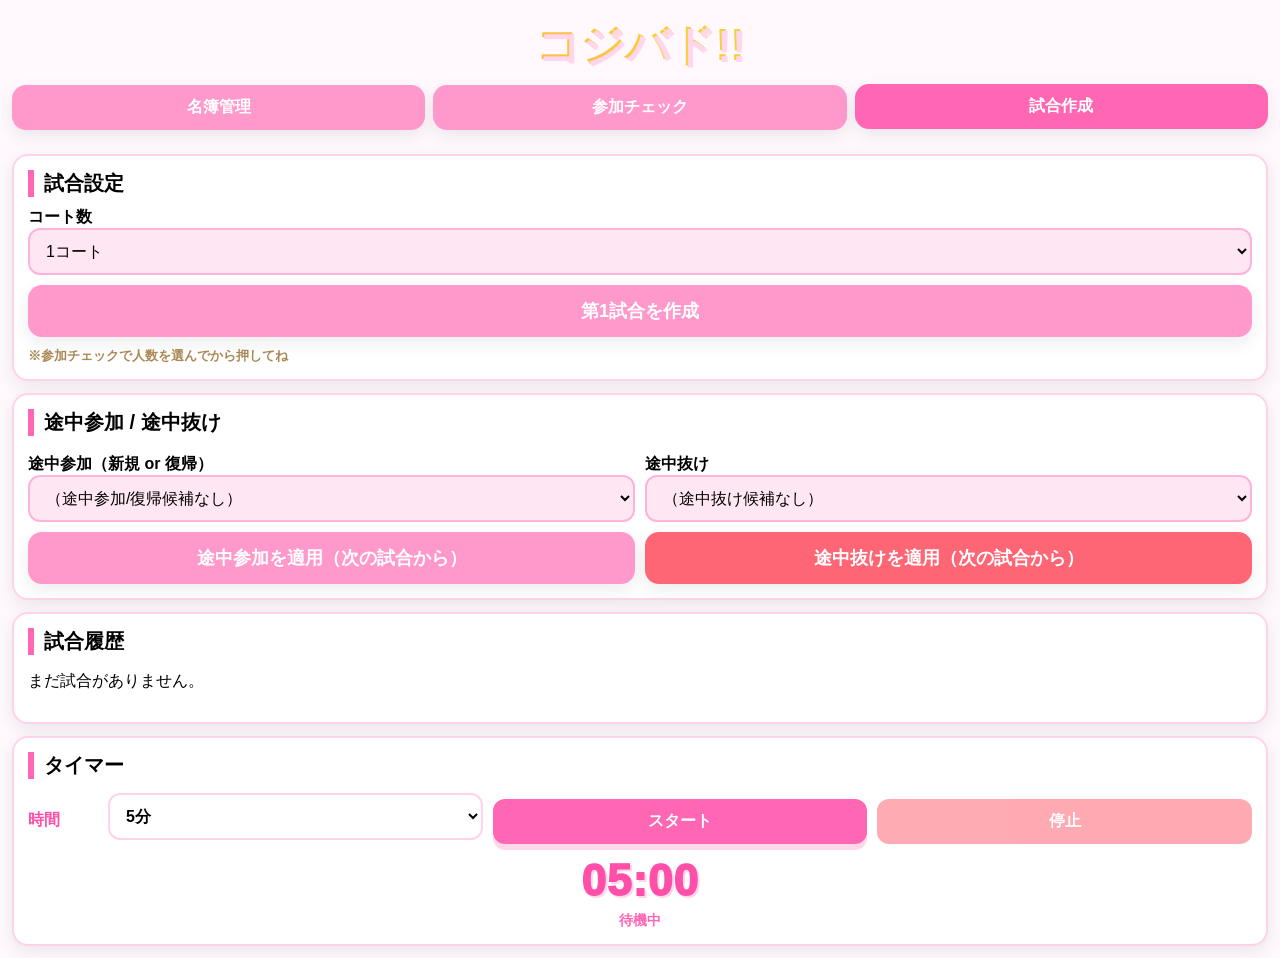
<file: index.html>
<!DOCTYPE html>
<html lang="ja">
<head>
  <meta charset="UTF-8">
  <title>コジバド!! - 試合作成</title>
  <meta name="viewport" content="width=device-width, initial-scale=1">
  <meta name="theme-color" content="#ff66b3">
  <link rel="stylesheet" href="style.css?v=20260422_13">
</head>

<body>
  <h1 class="title">コジバド!!</h1>

  <div class="top-nav">
    <a href="players.html" class="nav-link">名簿管理</a>
    <a href="attendance.html" class="nav-link">参加チェック</a>
    <a href="index.html" class="nav-link active">試合作成</a>
  </div>

  <!-- 試合設定 -->
  <div class="setting-block">
    <h2>試合設定</h2>

    <label>コート数</label>
    <select id="courtsSelect">
      <option value="1">1コート</option>
      <option value="2">2コート</option>
      <option value="3">3コート</option>
      <option value="4">4コート</option>
    </select>

    <button id="setupBtn">第1試合を作成</button>
    <p class="hint">※参加チェックで人数を選んでから押してね</p>
  </div>

  <!-- 途中参加 / 途中抜け -->
  <div class="setting-block">
    <h2>途中参加 / 途中抜け</h2>

    <div class="two-col">
      <div>
        <label>途中参加（新規 or 復帰）</label>
        <select id="joinSelect"></select>
        <button id="joinBtn">途中参加を適用（次の試合から）</button>
      </div>

      <div>
        <label>途中抜け</label>
        <select id="leaveSelect"></select>
        <button id="leaveBtn" class="danger">途中抜けを適用（次の試合から）</button>
      </div>
    </div>
  </div>

  <!-- 試合履歴 -->
  <div id="rounds" class="setting-block">
    <h2>試合履歴</h2>
    <p id="noRoundMsg">まだ試合がありません。</p>
  </div>

  <!-- タイマー（最初はここ。試合が作られると“最新の試合の下”へ移動） -->
  <div id="timerBlock" class="setting-block timer-block">
    <h2>タイマー</h2>
    <div class="timer-controls">
      <label class="timer-label">時間</label>
      <select id="timerMinutes" class="timer-select">
        <option value="5">5分</option>
        <option value="6">6分</option>
        <option value="7">7分</option>
        <option value="8">8分</option>
        <option value="9">9分</option>
        <option value="10">10分</option>
      </select>

      <button id="timerStartBtn" class="timer-btn timer-start">スタート</button>
      <button id="timerStopBtn" class="timer-btn timer-stop" disabled>停止</button>
    </div>

    <div id="timerDisplay" class="timer-display">05:00</div>
    <div id="timerStatus" class="timer-status">待機中</div>
  </div>

  <!-- 次の試合ボタンは、毎回“最新試合＆タイマーの下”へ -->
  <div id="nextRoundContainer"></div>

  <!-- ステータス -->
  <div id="playerSummary" class="setting-block" style="display:none;">
    <h2>プレイヤーステータス</h2>
    <div id="playerTable"></div>
  </div>

  <script src="common.js?v=20260422_13"></script>
  <script>
    const STATE_KEY = "kojibado_state_v5";
    let players = [];
    let roundNumber = 1;
    let schedule = {};

    // Android タップ保険
    document.querySelectorAll(".nav-link").forEach(a => {
      a.addEventListener("touchend", () => location.href = a.getAttribute("href"), { passive:true });
    });

    window.addEventListener("load", () => {
      schedule = getSchedule() || {};
      loadState();

      document.getElementById("setupBtn").addEventListener("click", setupFirstRound);
      document.getElementById("joinBtn").addEventListener("click", applyJoin);
      document.getElementById("leaveBtn").addEventListener("click", applyLeave);

      repopulateSelects();
      renderPlayerTable();

      initTimer();

      // 既に履歴がある場合、タイマーと次ボタンを“最新試合の下”へ寄せる
      moveTimerAndNextUnderLatest();
    });

    function saveState() {
      const state = {
        roundNumber,
        schedule,
        players,
        historyHtml: document.getElementById("rounds").innerHTML,
        courts: document.getElementById("courtsSelect").value
      };
      localStorage.setItem(STATE_KEY, JSON.stringify(state));
    }

    function loadState() {
      const raw = localStorage.getItem(STATE_KEY);
      if (!raw) return;

      try {
        const s = JSON.parse(raw);
        roundNumber = s.roundNumber || 1;
        schedule = s.schedule || getSchedule() || {};
        players = s.players || [];

        if (s.historyHtml) {
          document.getElementById("rounds").innerHTML = s.historyHtml;
          const no = document.getElementById("noRoundMsg");
          if (no) no.remove();
        }

        if (s.courts) document.getElementById("courtsSelect").value = s.courts;

        if (players.length > 0) {
          document.getElementById("playerSummary").style.display = "block";
          document.getElementById("nextRoundContainer").innerHTML =
            `<button onclick="createNextRound()">次の試合を作成</button>`;
        }
      } catch (e) {
        console.log("state復元失敗", e);
      }
    }

    function setupFirstRound() {
      const activeNames = getActivePlayers();
      if (!activeNames || activeNames.length < 4) {
        alert("参加者は4人以上必要だよ💦（参加チェックで選んでね）");
        return;
      }

      players = normalizePlayers(activeNames);

      // 全員参加（初期）
      schedule = {};
      players.forEach(p => schedule[p.name] = [{ from: 1, to: 9999 }]);
      saveSchedule(schedule);

      roundNumber = 1;
      document.getElementById("rounds").innerHTML = "<h2>試合履歴</h2>";
      document.getElementById("nextRoundContainer").innerHTML = "";
      document.getElementById("playerSummary").style.display = "block";

      saveState();
      repopulateSelects();
      renderPlayerTable();
      createNextRound();
    }

    // グローバル（onclick用）
    window.createNextRound = function createNextRound() {
      schedule = getSchedule() || schedule || {};
      const courtCount = Number(document.getElementById("courtsSelect").value);

      const result = generateRound(players, roundNumber, courtCount, getAiWeights(), schedule);
      if (!result || !result.rounds || result.rounds.length === 0) {
        alert("もう組めないかも🥺（人数・コート数・途中参加/抜け設定を確認してね）");
        return;
      }

      renderRound(result.rounds, result.refs, result.benches);
      renderPlayerTable();

      roundNumber++;
      saveState();
      repopulateSelects();
    }

    function renderRound(rounds, refs, benches) {
      const area = document.getElementById("rounds");
      const no = document.getElementById("noRoundMsg");
      if (no) no.remove();

      const box = document.createElement("div");
      box.className = "match-round";
      box.innerHTML = `<h3>第${roundNumber}試合</h3>`;

      rounds.forEach((r, i) => {
        const card = document.createElement("div");
        card.className = "match-card";
        const refName = players[refs[i]]?.name ?? "?";

        card.innerHTML = `
          <div class="court-line">コート${i + 1}<span class="ref">（審判：${refName}）</span></div>
          <div class="teams">
            <div class="team">Team A：<b>${players[r.teamA[0]]?.name ?? "?"}</b> ＆ <b>${players[r.teamA[1]]?.name ?? "?"}</b></div>
            <div class="vs">vs</div>
            <div class="team">Team B：<b>${players[r.teamB[0]]?.name ?? "?"}</b> ＆ <b>${players[r.teamB[1]]?.name ?? "?"}</b></div>
          </div>
        `;
        box.appendChild(card);
      });

      if (benches && benches.length > 0) {
        const rest = document.createElement("div");
        rest.className = "bench";
        rest.textContent = "休憩：" + benches.map(i => players[i]?.name ?? "?").join(" / ");
        box.appendChild(rest);
      }

      area.appendChild(box);

      // ✅ タイマー＆次ボタンを「最新試合の直下」に移動
      moveTimerUnder(box);
      moveNextButtonUnderTimer();
      setNextButton();
    }

    function setNextButton() {
      document.getElementById("nextRoundContainer").innerHTML =
        `<button onclick="createNextRound()">次の試合を作成</button>`;
    }

    function moveTimerUnder(latestMatchBox) {
      const timer = document.getElementById("timerBlock");
      if (!timer || !latestMatchBox) return;
      latestMatchBox.after(timer);
    }

    function moveNextButtonUnderTimer() {
      const timer = document.getElementById("timerBlock");
      const next = document.getElementById("nextRoundContainer");
      if (!timer || !next) return;
      timer.after(next);
    }

    function moveTimerAndNextUnderLatest() {
      const roundsEl = document.getElementById("rounds");
      const matchRounds = roundsEl.querySelectorAll(".match-round");
      if (matchRounds.length === 0) return;
      const latest = matchRounds[matchRounds.length - 1];
      moveTimerUnder(latest);
      moveNextButtonUnderTimer();
    }

    function renderPlayerTable() {
      if (!players || players.length === 0) return;

      let html = `
        <table class="status-table">
          <tr><th>名前</th><th>試合</th><th>審判</th><th>休憩</th></tr>
      `;
      players.forEach(p => {
        html += `
          <tr>
            <td>${p.name}</td>
            <td>${p.games ?? 0}</td>
            <td>${p.refs ?? 0}</td>
            <td>${p.rests ?? 0}</td>
          </tr>
        `;
      });
      html += `</table>`;
      document.getElementById("playerTable").innerHTML = html;
    }

    function repopulateSelects() {
      schedule = getSchedule() || schedule || {};

      const all = getAllPlayers();
      const active = getActivePlayers();
      const byName = new Map(players.map(p => [p.name, p]));
      const source = (all && all.length > 0) ? all : active;

      // join候補：playersにいない or 抜けてる（復帰）
      const joinCandidates = [];
      source.forEach(name => {
        const p = byName.get(name);
        if (!p) {
          joinCandidates.push({ name, kind: "new" });
        } else if (!isAvailableAtRound(name, roundNumber, schedule)) {
          joinCandidates.push({ name, kind: "return" });
        }
      });

      const joinSel = document.getElementById("joinSelect");
      joinSel.innerHTML = "";
      if (joinCandidates.length === 0) {
        const opt = document.createElement("option");
        opt.value = "";
        opt.textContent = "（途中参加/復帰候補なし）";
        joinSel.appendChild(opt);
      } else {
        joinCandidates.forEach(obj => {
          const opt = document.createElement("option");
          opt.value = obj.name;
          opt.textContent = obj.kind === "return" ? `【復帰】${obj.name}` : obj.name;
          joinSel.appendChild(opt);
        });
      }

      // leave候補：今参加中
      const leaveSel = document.getElementById("leaveSelect");
      leaveSel.innerHTML = "";
      const leaveCandidates = players
        .filter(p => isAvailableAtRound(p.name, roundNumber, schedule))
        .map(p => p.name);

      if (leaveCandidates.length === 0) {
        const opt = document.createElement("option");
        opt.value = "";
        opt.textContent = "（途中抜け候補なし）";
        leaveSel.appendChild(opt);
      } else {
        leaveCandidates.forEach(name => {
          const opt = document.createElement("option");
          opt.value = name;
          opt.textContent = name;
          leaveSel.appendChild(opt);
        });
      }
    }

    function mergeSegments(segs) {
      if (!segs || segs.length === 0) return [];
      const s = segs.map(x => ({ from: Number(x.from), to: Number(x.to) }))
                    .sort((a,b) => a.from - b.from);
      const merged = [s[0]];
      for (let i = 1; i < s.length; i++) {
        const last = merged[merged.length - 1];
        const cur = s[i];
        if (cur.from <= last.to + 1) last.to = Math.max(last.to, cur.to);
        else merged.push(cur);
      }
      return merged;
    }

    function cutFromRound(segs, fromRound) {
      if (!segs || segs.length === 0) return [];
      const out = [];
      for (const seg of segs) {
        if (seg.to < fromRound) out.push({ ...seg });
        else if (seg.from < fromRound && seg.to >= fromRound) out.push({ from: seg.from, to: fromRound - 1 });
      }
      return out;
    }

    function applyJoin() {
      const name = document.getElementById("joinSelect").value;
      if (!name) return;

      schedule = getSchedule() || schedule || {};

      // すでに参加中なら終了
      const existing = players.find(p => p.name === name);
      if (existing && isAvailableAtRound(name, roundNumber, schedule)) {
        alert("もう参加中だよ💖");
        return;
      }

      // scheduleに「次の試合から参加」区間を追加
      if (!schedule[name]) schedule[name] = [];
      schedule[name].push({ from: roundNumber, to: 9999 });
      schedule[name] = mergeSegments(schedule[name]);
      saveSchedule(schedule);

      // playersにいなければ追加
      if (!existing) {
        players.push({
          name,
          idx: players.length,
          games: 0, refs: 0, rests: 0,
          partnersCount:{}, opponentsCount:{},
          lastPairedRound:{}, lastOppRound:{},
          lastRoundPlayed: roundNumber - 1,
          lastRefRound: 0,
          lastRestRound: roundNumber - 1,
          joinRound: roundNumber,
          gamesAtJoin: 0, refsAtJoin: 0, restsAtJoin: 0,
          justJoinedRound: 0
        });
      }

      // ✅ 追いつかせない基準合わせ（common.js側でルールを崩さない処理も入ってる）
      applyJoinBaseline(players, name, roundNumber, schedule);

      // activePlayersにも追加（整合）
      const act = getActivePlayers();
      if (!act.includes(name)) {
        act.push(name);
        setActivePlayers(act);
      }

      saveState();
      repopulateSelects();
      renderPlayerTable();
      alert(`途中参加/復帰OK💖（${roundNumber}試合目から）`);
    }

    function applyLeave() {
      const name = document.getElementById("leaveSelect").value;
      if (!name) return;

      schedule = getSchedule() || schedule || {};
      if (!schedule[name]) schedule[name] = [{ from: 1, to: 9999 }];

      schedule[name] = cutFromRound(schedule[name], roundNumber);
      saveSchedule(schedule);

      // activePlayersからも外す（整合）
      const act = getActivePlayers().filter(n => n !== name);
      setActivePlayers(act);

      saveState();
      repopulateSelects();
      alert(`途中抜けOK🥺（${roundNumber}試合目から不参加）`);
    }

    /* ===============================
       タイマー（5〜10分）+ アラーム
       - アラーム中も「停止」で確実に止める
    =============================== */
    const timerState = {
      running: false,
      alarming: false,
      endAt: 0,
      tickId: null,
      audioCtx: null,
      alarmId: null,
      wakeLock: null,
    };

    function pad2(n){ return String(n).padStart(2, "0"); }
    function formatMMSS(ms){
      const s = Math.max(0, Math.ceil(ms / 1000));
      const m = Math.floor(s / 60);
      const ss = s % 60;
      return `${pad2(m)}:${pad2(ss)}`;
    }

    async function ensureAudioReady(){
      if (!timerState.audioCtx) {
        timerState.audioCtx = new (window.AudioContext || window.webkitAudioContext)();
      }
      if (timerState.audioCtx.state === "suspended") {
        await timerState.audioCtx.resume();
      }
    }

    function beepOnce(){
      const ctx = timerState.audioCtx;
      if (!ctx) return;

      const o = ctx.createOscillator();
      const g = ctx.createGain();

      o.type = "sine";
      o.frequency.value = 1100;
      g.gain.value = 0.12;

      o.connect(g);
      g.connect(ctx.destination);

      const now = ctx.currentTime;
      o.start(now);
      o.stop(now + 0.2);
    }

    function startAlarmLoop(){
      stopAlarmLoop();
      timerState.alarming = true;
      updateTimerUI();

      let count = 0;
      timerState.alarmId = setInterval(() => {
        beepOnce();
        if (navigator.vibrate) navigator.vibrate([150, 80, 150]);
        count++;
        if (count >= 12) stopAlarmLoop();
      }, 500);
    }

    function stopAlarmLoop(){
      if (timerState.alarmId) {
        clearInterval(timerState.alarmId);
        timerState.alarmId = null;
      }
      timerState.alarming = false;
      updateTimerUI();
    }

    async function requestWakeLock(){
      try {
        if ("wakeLock" in navigator && navigator.wakeLock?.request) {
          timerState.wakeLock = await navigator.wakeLock.request("screen");
        }
      } catch(e) {}
    }

    async function releaseWakeLock(){
      try {
        if (timerState.wakeLock) {
          await timerState.wakeLock.release();
          timerState.wakeLock = null;
        }
      } catch(e) {}
    }

    function updateTimerUI(){
      const startBtn = document.getElementById("timerStartBtn");
      const stopBtn  = document.getElementById("timerStopBtn");
      const sel      = document.getElementById("timerMinutes");

      const active = timerState.running || timerState.alarming;

      startBtn.disabled = active;
      stopBtn.disabled  = !active;
      sel.disabled      = active;

      stopBtn.textContent = timerState.alarming ? "アラーム停止" : "停止";
    }

    function setStatus(text){
      const el = document.getElementById("timerStatus");
      if (el) el.textContent = text;
    }

    function tick(){
      const display = document.getElementById("timerDisplay");
      const remain = timerState.endAt - Date.now();
      if (display) display.textContent = formatMMSS(remain);
      if (remain <= 0) finishTimer();
    }

    function startTimer(){
      const minutes = Number(document.getElementById("timerMinutes").value || 5);

      stopAlarmLoop();
      timerState.running = true;
      timerState.endAt = Date.now() + minutes * 60 * 1000;

      updateTimerUI();
      setStatus("カウント中…");

      if (timerState.tickId) clearInterval(timerState.tickId);
      timerState.tickId = setInterval(tick, 250);
      tick();
    }

    async function finishTimer(){
      if (timerState.tickId) {
        clearInterval(timerState.tickId);
        timerState.tickId = null;
      }
      timerState.running = false;

      document.getElementById("timerDisplay").textContent = "00:00";
      setStatus("時間！🔔");

      try {
        await ensureAudioReady();
        startAlarmLoop();
      } catch(e) {
        timerState.alarming = true;
        updateTimerUI();
      }

      await releaseWakeLock();
    }

    async function stopTimer(){
      stopAlarmLoop();

      if (timerState.tickId) {
        clearInterval(timerState.tickId);
        timerState.tickId = null;
      }
      timerState.running = false;

      updateTimerUI();
      setStatus("停止");

      const minutes = Number(document.getElementById("timerMinutes").value || 5);
      document.getElementById("timerDisplay").textContent = `${pad2(minutes)}:00`;

      await releaseWakeLock();
    }

    function initTimer(){
      const sel = document.getElementById("timerMinutes");
      const display = document.getElementById("timerDisplay");

      display.textContent = `${pad2(Number(sel.value || 5))}:00`;
      updateTimerUI();

      sel.addEventListener("change", () => {
        if (!timerState.running && !timerState.alarming) {
          display.textContent = `${pad2(Number(sel.value || 5))}:00`;
        }
      });

      document.getElementById("timerStartBtn").addEventListener("click", async () => {
        await ensureAudioReady();
        await requestWakeLock();
        startTimer();
      });

      document.getElementById("timerStopBtn").addEventListener("click", stopTimer);

      // 表示タップでも止められる（アラーム中だけ）
      display.addEventListener("click", () => {
        if (timerState.alarming) stopTimer();
      });
    }
  </script>
</body>
</html>
</file>
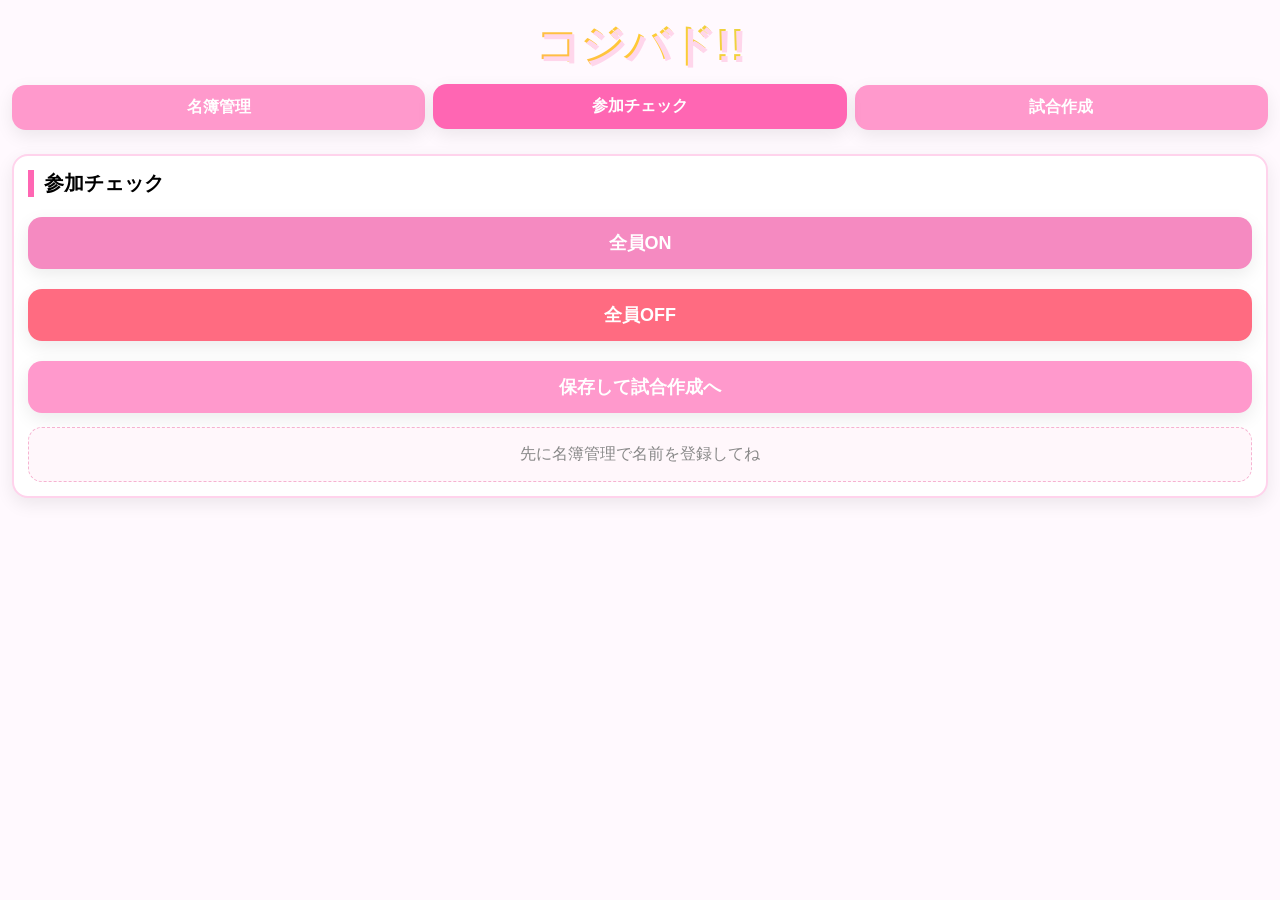
<file: attendance.html>
<!DOCTYPE html>
<html lang="ja">
<head>
  <meta charset="UTF-8">
  <title>コジバド!! - 参加チェック</title>
  <meta name="viewport" content="width=device-width, initial-scale=1">
  <link rel="stylesheet" href="style.css?v=20260422_11">
</head>
<body>
  <h1 class="title">コジバド!!</h1>

  <div class="top-nav">
    <a class="nav-link" href="players.html">名簿管理</a>
    <a class="nav-link active" href="attendance.html">参加チェック</a>
    <a class="nav-link" href="index.html">試合作成</a>
  </div>

  <div class="setting-block">
    <h2>参加チェック</h2>

    <div class="vertical-form">
      <button id="allOnBtn" class="main-btn">全員ON</button>
      <button id="allOffBtn" class="danger-btn">全員OFF</button>
      <button id="saveBtn">保存して試合作成へ</button>
    </div>

    <div id="checks" class="check-list"></div>
  </div>

  <script src="common.js?v=20260422_11"></script>
  <script>
    function render() {
      const all = getAllPlayers();
      const active = new Set(getActivePlayers());
      const box = document.getElementById("checks");
      box.innerHTML = "";

      if (all.length === 0) {
        box.innerHTML = `<div class="empty-message">先に名簿管理で名前を登録してね</div>`;
        return;
      }

      all.forEach(name => {
        const row = document.createElement("label");
        row.className = "check-item";
        row.innerHTML = `
          <input type="checkbox" class="chk" data-name="${name}" ${active.has(name) ? "checked" : ""}>
          <span>${name}</span>
        `;
        box.appendChild(row);
      });
    }

    function setAll(flag){
      const all = getAllPlayers();
      setActivePlayers(flag ? all : []);
      render();
    }

    document.getElementById("allOnBtn").addEventListener("click", () => setAll(true));
    document.getElementById("allOffBtn").addEventListener("click", () => setAll(false));

    document.getElementById("saveBtn").addEventListener("click", () => {
      const checked = [];
      document.querySelectorAll(".chk").forEach(cb => {
        if (cb.checked) checked.push(cb.dataset.name);
      });

      if (checked.length < 4) {
        alert("4人以上チェックしてね💦");
        return;
      }

      setActivePlayers(checked);
      localStorage.removeItem("kojibado_state_v5"); // 参加者変えたら初期化が安全
      alert("保存したよ💖 試合作成へ行くね！");
      location.href = "index.html";
    });

    // チェックのたびに即保存（保険）
    document.addEventListener("change", (e) => {
      if (!e.target.classList.contains("chk")) return;
      const checked = [];
      document.querySelectorAll(".chk").forEach(cb => {
        if (cb.checked) checked.push(cb.dataset.name);
      });
      setActivePlayers(checked);
    });

    render();
  </script>
</body>
</html>
</file>
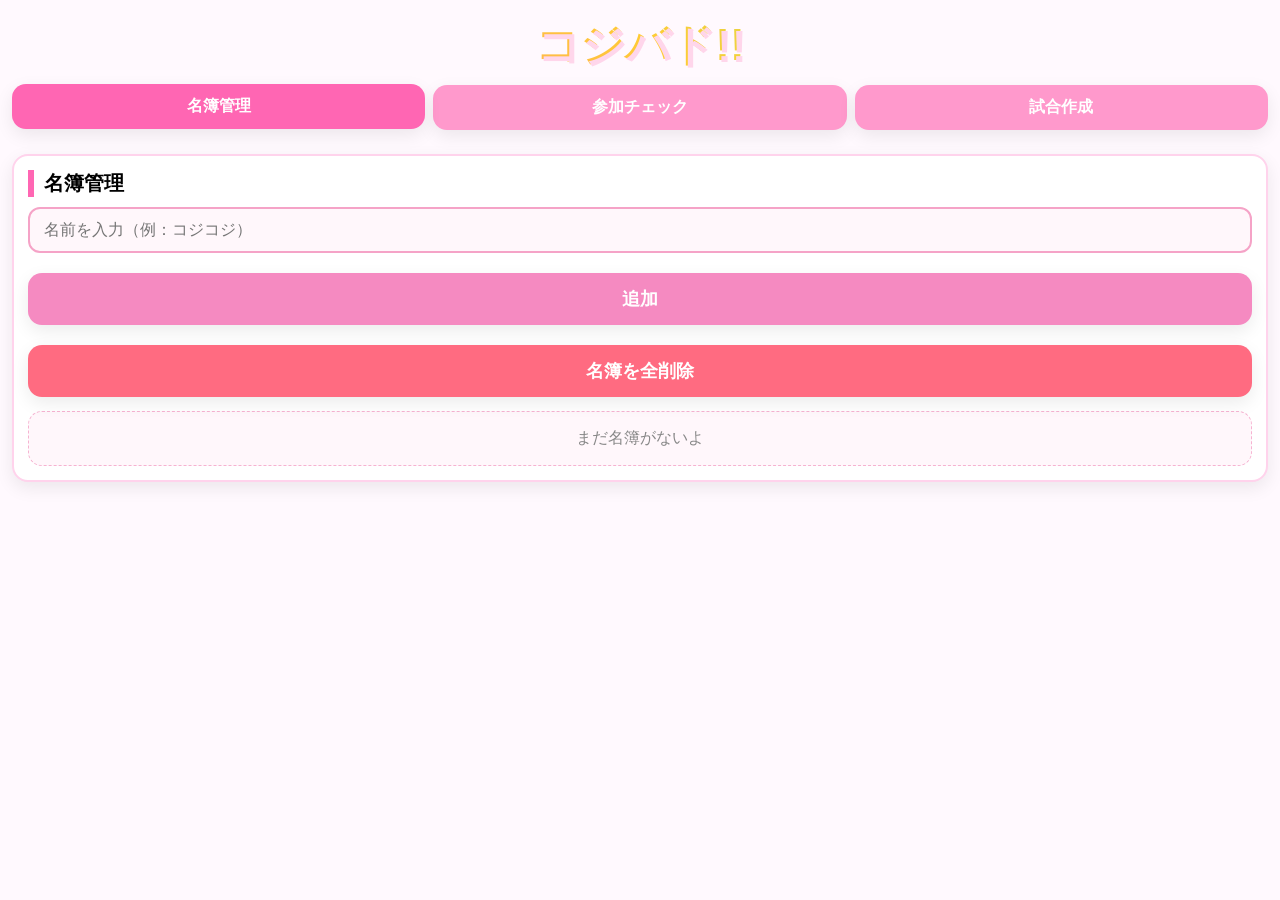
<file: players.html>
<!DOCTYPE html>
<html lang="ja">
<head>
  <meta charset="UTF-8">
  <title>コジバド!! - 名簿管理</title>
  <meta name="viewport" content="width=device-width, initial-scale=1">
  <link rel="stylesheet" href="style.css?v=20260422_11">
</head>
<body>
  <h1 class="title">コジバド!!</h1>

  <div class="top-nav">
    <a class="nav-link active" href="players.html">名簿管理</a>
    <a class="nav-link" href="attendance.html">参加チェック</a>
    <a class="nav-link" href="index.html">試合作成</a>
  </div>

  <div class="setting-block">
    <h2>名簿管理</h2>

    <div class="vertical-form">
      <input id="newName" class="full-input" placeholder="名前を入力（例：コジコジ）">
      <button id="addBtn" class="main-btn">追加</button>
      <button id="clearBtn" class="danger-btn">名簿を全削除</button>
    </div>

    <ul id="list" class="name-list"></ul>
  </div>

  <script src="common.js?v=20260422_11"></script>
  <script>
    function esc(s){
      return String(s).replace(/[&<>"']/g, m => ({
        "&":"&amp;","<":"&lt;",">":"&gt;",'"':"&quot;","'":"&#39;"
      }[m]));
    }

    function render() {
      const list = document.getElementById("list");
      list.innerHTML = "";
      const all = getAllPlayers();

      if (all.length === 0) {
        list.innerHTML = `<li class="empty-message">まだ名簿がないよ</li>`;
        return;
      }

      all.forEach((name, idx) => {
        const li = document.createElement("li");
        li.className = "name-item";
        li.innerHTML = `
          <span class="name">${esc(name)}</span>
          <button class="mini danger-btn" data-idx="${idx}">削除</button>
        `;
        list.appendChild(li);
      });

      list.querySelectorAll("button[data-idx]").forEach(btn => {
        btn.addEventListener("click", () => {
          const i = Number(btn.dataset.idx);
          const all2 = getAllPlayers();
          const removed = all2[i];
          all2.splice(i, 1);
          setAllPlayers(all2);

          // activePlayersからも消す
          const active = getActivePlayers().filter(n => n !== removed);
          setActivePlayers(active);

          render();
        });
      });
    }

    function add() {
      const input = document.getElementById("newName");
      const name = input.value.trim();
      if (!name) return;

      const all = getAllPlayers();
      if (all.includes(name)) {
        alert("その名前はもうあるよ💖");
        return;
      }
      all.push(name);
      setAllPlayers(all);
      input.value = "";
      render();
    }

    document.getElementById("addBtn").addEventListener("click", add);
    document.getElementById("newName").addEventListener("keydown", (e) => {
      if (e.key === "Enter") add();
    });

    document.getElementById("clearBtn").addEventListener("click", () => {
      if (!confirm("名簿を全部消す？")) return;
      setAllPlayers([]);
      setActivePlayers([]);
      localStorage.removeItem("scheduleData");
      localStorage.removeItem("kojibado_state_v5");
      render();
    });

    render();
  </script>
</body>
</html>
</file>
<file: style.css>
:root{
  --pink:#ff66b3;
  --pink2:#ff99cc;
  --bg:#fff9fe;
  --card:#ffffff;
  --line:#ffd3ec;
  --shadow: 0 6px 18px rgba(0,0,0,.08);
}

*{ box-sizing:border-box; }
html,body{ margin:0; padding:0; background:var(--bg); font-family:"Hiragino Maru Gothic ProN","Rounded Mplus 1c",sans-serif; }

.title{
  text-align:center;
  font-size:44px;
  font-weight:900;
  margin:16px 0 10px;
  background: linear-gradient(45deg, #ff66b3, #ffcc33, #66ff99, #66ccff, #cc99ff, #ff66b3);
  background-size: 300% 300%;
  -webkit-background-clip:text;
  color:transparent;
  animation: rainbow 6s linear infinite;
  text-shadow: 2px 2px #ffd6eb;
}
@keyframes rainbow{
  0%{ background-position:0% 50%; }
  50%{ background-position:100% 50%; }
  100%{ background-position:0% 50%; }
}

.top-nav{
  display:flex;
  gap:8px;
  padding:0 12px 12px;
}
.top-nav a{
  flex:1;
  text-align:center;
  text-decoration:none;
  color:white;
  background:var(--pink2);
  padding:12px 10px;
  border-radius:14px;
  font-weight:900;
  box-shadow: var(--shadow);
}
.top-nav a.active{
  background:var(--pink);
  transform: translateY(-1px);
}

.setting-block{
  background:var(--card);
  border:2px solid var(--line);
  border-radius:16px;
  margin:12px;
  padding:14px;
  box-shadow: var(--shadow);
}
.setting-block h2{
  margin:0 0 10px;
  font-size:20px;
  border-left:6px solid var(--pink);
  padding-left:10px;
}

label{ display:block; font-weight:800; margin-top:8px; }

select{
  width:100%;
  padding:12px;
  border-radius:12px;
  border:2px solid #ffb3d9;
  background:#ffe6f3;
  font-size:16px;
  outline:none;
}

button{
  width:100%;
  padding:14px;
  margin-top:10px;
  border:0;
  border-radius:14px;
  background:var(--pink2);
  color:white;
  font-size:18px;
  font-weight:900;
  box-shadow: var(--shadow);
  cursor:pointer;
}
button:active{ transform: scale(.99); }
button:hover{ background:var(--pink); }

.hint{
  margin:10px 0 0;
  color:#a85;
  font-weight:700;
  font-size:13px;
}

.two-col{
  display:grid;
  grid-template-columns: 1fr;
  gap:10px;
}
@media(min-width:720px){
  .two-col{ grid-template-columns:1fr 1fr; }
}

.danger{ background:#ff6675 !important; }
.danger:hover{ background:#ff3b55 !important; }

/* --- match cards --- */
.match-round{
  margin-top:12px;
  padding:12px;
  border-radius:16px;
  border:2px solid var(--line);
  background:#fff;
}
.match-round h3{
  margin:0 0 10px;
  font-size:18px;
  color:#333;
}
.match-card{
  background:#fff6fc;
  border:1px solid #ffb3d9;
  border-radius:14px;
  padding:12px;
  margin-bottom:10px;
}
.court-line{
  font-weight:900;
  color:#333;
  display:flex;
  justify-content:space-between;
  align-items:center;
}
.court-line .ref{
  color:#666;
  font-weight:800;
}
.teams{ margin-top:8px; }
.team{ font-size:15px; }
.vs{
  text-align:center;
  font-weight:900;
  margin:6px 0;
  color:var(--pink);
}
.bench{
  margin-top:10px;
  padding:10px;
  border-radius:12px;
  border:1px dashed #ffb3d9;
  background:#fff7fb;
  font-weight:800;
  color:#666;
}

/* --- status table --- */
.status-table{
  width:100%;
  border-collapse:collapse;
  overflow:hidden;
  border-radius:12px;
}
.status-table th{
  background:#ffe0f4;
  padding:10px;
  font-weight:900;
}
.status-table td{
  background:#fff;
  padding:10px;
  border-bottom:1px solid #ffd3ec;
  font-weight:800;
}

/* =========================
   名簿・参加チェック UI
========================= */
.vertical-form{
  display:flex;
  flex-direction:column;
  gap:10px;
  margin-bottom:14px;
}
.full-input{
  width:100%;
  box-sizing:border-box;
  height:46px;
  border:2px solid #f5a3c7;
  border-radius:12px;
  padding:0 14px;
  font-size:16px;
  background:#fff7fb;
}
.main-btn{
  background:#f58ac1;
  color:#fff;
}
.danger-btn{
  background:#ff6b81;
  color:#fff;
}
.mini{
  padding:8px 10px;
  font-size:14px;
  width:auto;
}

.name-list{ list-style:none; padding:0; margin:12px 0 0; }
.name-item{
  display:flex;
  justify-content:space-between;
  align-items:center;
  background:#ffe6f3;
  border:2px solid #ffb3d9;
  border-radius:14px;
  padding:10px 12px;
  margin-bottom:10px;
}
.name-item .name{ font-weight:900; }

.check-list{ display:flex; flex-direction:column; gap:10px; margin-top:10px; }
.check-item{
  display:flex;
  gap:10px;
  align-items:center;
  background:#ffe6f3;
  border:2px solid #ffb3d9;
  border-radius:14px;
  padding:12px;
  font-weight:900;
}
.check-item input[type="checkbox"]{
  width:20px;
  height:20px;
}
.empty-message{
  padding:16px;
  text-align:center;
  color:#888;
  background:#fff7fb;
  border:1px dashed #f6b3d1;
  border-radius:14px;
}

/* =========================
   タイマー（ギャル可愛く）
========================= */
.timer-controls{
  display:grid;
  grid-template-columns: 70px 1fr 1fr 1fr;
  gap:10px;
  align-items:center;
}
.timer-label{
  font-weight:900;
  color:#ff4fa8;
}
.timer-select{
  width:100%;
  padding:12px;
  border-radius:12px;
  border:2px solid #ffd3ec;
  background:#fff;
  font-size:16px;
  font-weight:800;
}
.timer-btn{
  width:100%;
  padding:12px;
  border-radius:12px;
  border:none;
  font-size:16px;
  font-weight:900;
  color:#fff;
  cursor:pointer;
  box-shadow: 0 6px 0 rgba(255, 102, 179, 0.25);
}
.timer-start{ background:#ff66b3; }
.timer-stop{ background:#ff6675; }
.timer-btn:disabled{
  opacity:0.55;
  cursor:not-allowed;
  box-shadow:none;
}
.timer-display{
  margin-top:12px;
  text-align:center;
  font-size:44px;
  font-weight:1000;
  color:#ff4fa8;
  letter-spacing:1px;
  text-shadow:2px 2px #ffd6eb;
}
.timer-status{
  margin-top:6px;
  text-align:center;
  font-size:14px;
  font-weight:800;
  color:#ff66b3;
}
@media (max-width:520px){
  .timer-controls{ grid-template-columns: 1fr; }
  .timer-label{ display:none; }
}

/* --- Android タップ改善 --- */
button, a, .top-nav a{
  -webkit-tap-highlight-color: transparent;
  touch-action: manipulation;
}
</file>
